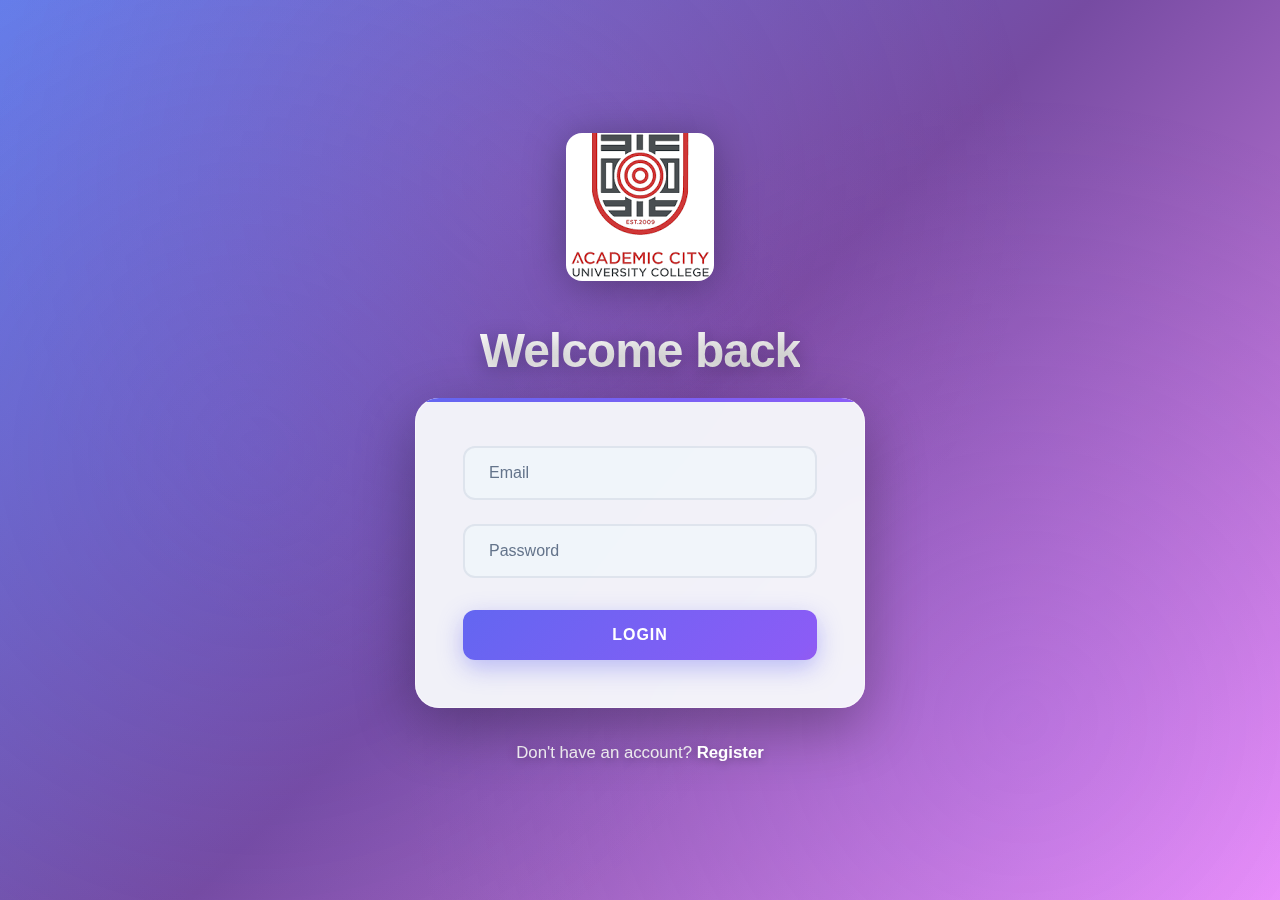
<file: index.html>
<!DOCTYPE html>
<html lang="en">
<head>
  <meta charset="utf-8" />
  <meta name="viewport" content="width=device-width,initial-scale=1" />
  <title>Login | Campus Collab</title>
  <link rel="stylesheet" href="css/styles.css" />
</head>
<body>
  <main class="center-page">
    <img src="images/logo.png" alt="Academic City University College" class="logo" />
    <h2>Welcome back</h2>
    <form id="loginForm">
      <input id="email" type="email" placeholder="Email" required />
      <input id="password" type="password" placeholder="Password" required />
      <button type="submit">Login</button>
    </form>
    <p>Don't have an account? <a href="register.html">Register</a></p>
  </main>

  <script src="js/api.js"></script>
  <script src="js/auth.js"></script>
</body>
</html>
</file>
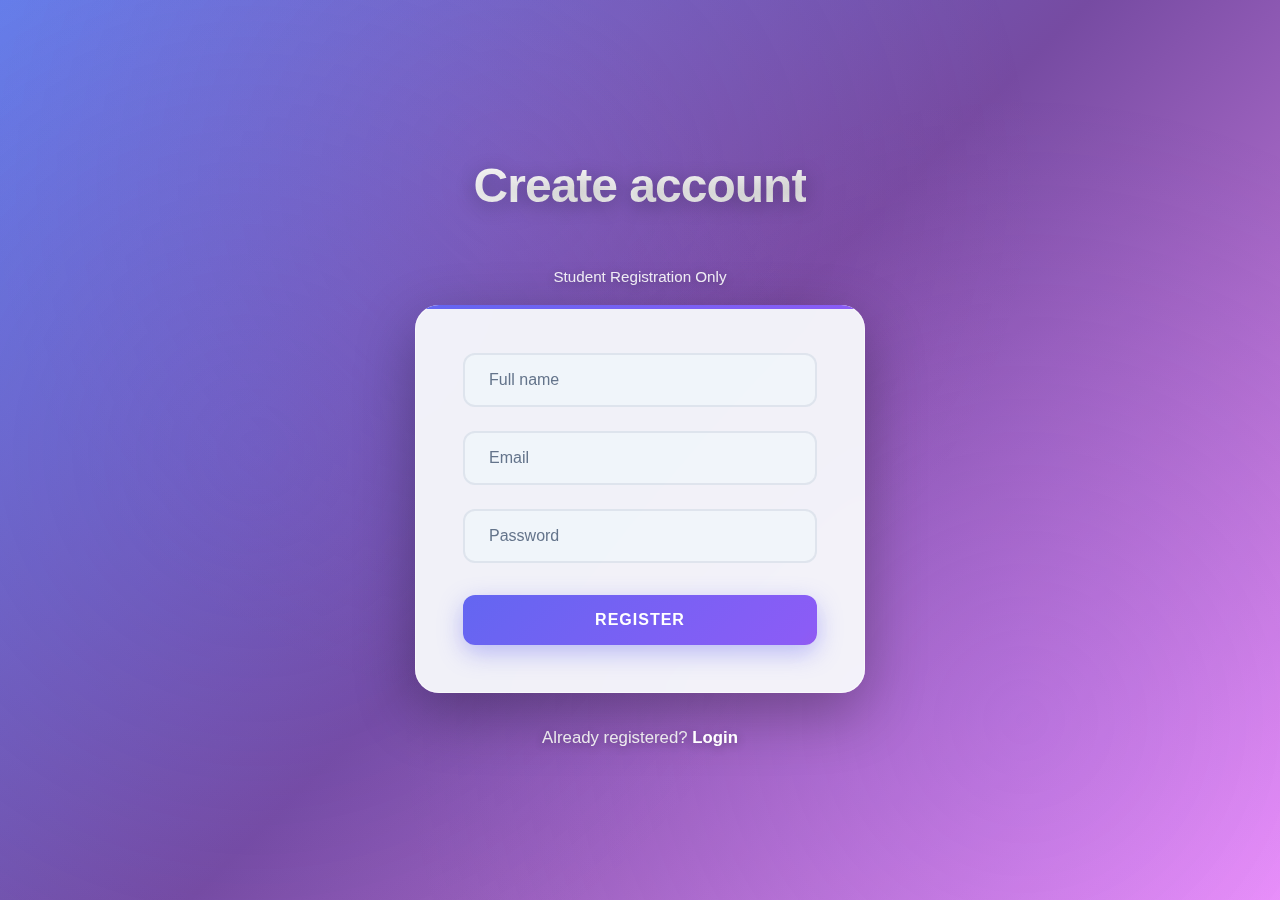
<file: register.html>
<!DOCTYPE html>
<html lang="en">
<head>
  <meta charset="utf-8" />
  <meta name="viewport" content="width=device-width,initial-scale=1" />
  <title>Register | Campus Collab</title>
  <link rel="stylesheet" href="css/styles.css" />
</head>
<body>
  <main class="center-page">
    <h2>Create account</h2>
    <p style="color: rgba(255, 255, 255, 0.9); text-align: center; margin-bottom: 1rem; font-size: 0.95rem;">Student Registration Only</p>
    <form id="registerForm">
      <input id="name" type="text" placeholder="Full name" required />
      <input id="email" type="email" placeholder="Email" required />
      <input id="password" type="password" placeholder="Password" required />
      <button type="submit">Register</button>
    </form>
    <p>Already registered? <a href="index.html">Login</a></p>
  </main>

  <script src="js/api.js"></script>
  <script src="js/auth.js"></script>
</body>
</html>
</file>
<file: css/styles.css>
/* reset and base styles */


* {
  margin: 0;
  padding: 0;
  box-sizing: border-box;
}

:root {
  /* color palette */
  --primary: #6366f1;
  --primary-dark: #4f46e5;
  --primary-light: #818cf8;
  --secondary: #8b5cf6;
  --accent: #ec4899;
  --accent-light: #f472b6;
  --teal: #14b8a6;
  --teal-light: #5eead4;
  --success: #10b981;
  --success-light: #34d399;
  --danger: #ef4444;
  --danger-light: #f87171;
  --warning: #f59e0b;
  --warning-light: #fbbf24;
  
  /* backgrounds */
  --bg: #0f172a;
  --bg-light: #1e293b;
  --bg-lighter: #334155;
  --card-bg: rgba(255, 255, 255, 0.95);
  --card-bg-dark: rgba(30, 41, 59, 0.8);
  
  /* text colors */
  --text: #1e293b;
  --text-light: #64748b;
  --text-white: #f8fafc;
  
  /* borders and shadows */
  --border: rgba(148, 163, 184, 0.2);
  --shadow: rgba(0, 0, 0, 0.1);
  --shadow-lg: rgba(0, 0, 0, 0.25);
  --shadow-glow: rgba(99, 102, 241, 0.3);
  
  /* spacing and sizing */
  --radius: 16px;
  --radius-sm: 12px;
  --radius-lg: 24px;
  --transition: all 0.3s cubic-bezier(0.4, 0, 0.2, 1);
  --transition-fast: all 0.15s ease;
}

body {
  font-family: 'Inter', -apple-system, BlinkMacSystemFont, 'Segoe UI', 'Roboto', 'Oxygen',
    'Ubuntu', 'Cantarell', 'Fira Sans', 'Droid Sans', 'Helvetica Neue',
    sans-serif;
  -webkit-font-smoothing: antialiased;
  -moz-osx-font-smoothing: grayscale;
  background: linear-gradient(135deg, #667eea 0%, #764ba2 50%, #f093fb 100%);
  background-attachment: fixed;
  min-height: 100vh;
  color: var(--text);
  line-height: 1.6;
  position: relative;
  overflow-x: hidden;
}

/* background pattern overlay */
body::before {
  content: '';
  position: fixed;
  top: 0;
  left: 0;
  width: 100%;
  height: 100%;
  background: 
    radial-gradient(circle at 20% 50%, rgba(99, 102, 241, 0.15) 0%, transparent 50%),
    radial-gradient(circle at 80% 80%, rgba(139, 92, 246, 0.15) 0%, transparent 50%),
    radial-gradient(circle at 40% 20%, rgba(236, 72, 153, 0.1) 0%, transparent 50%);
  pointer-events: none;
  z-index: 0;
}

/* nav bar */
nav {
  background: rgba(255, 255, 255, 0.1);
  backdrop-filter: blur(20px);
  -webkit-backdrop-filter: blur(20px);
  box-shadow: 0 8px 32px rgba(0, 0, 0, 0.1);
  padding: 1.25rem 2.5rem;
  display: flex;
  justify-content: space-between;
  align-items: center;
  position: sticky;
  top: 0;
  z-index: 100;
  border-bottom: 1px solid rgba(255, 255, 255, 0.2);
}

nav > div:first-child {
  font-size: 1.75rem;
  font-weight: 800;
  background: linear-gradient(135deg, #ffffff 0%, #f0f0f0 100%);
  -webkit-background-clip: text;
  -webkit-text-fill-color: transparent;
  background-clip: text;
  letter-spacing: -0.5px;
  text-shadow: 0 2px 20px rgba(255, 255, 255, 0.3);
}

nav > div:last-child {
  display: flex;
  align-items: center;
  gap: 1.5rem;
}

nav #userName {
  color: var(--text-white);
  font-weight: 600;
  font-size: 1rem;
}

/* center page for login/register */
.center-page {
  display: flex;
  flex-direction: column;
  align-items: center;
  justify-content: center;
  min-height: 100vh;
  padding: 2rem;
  position: relative;
  z-index: 1;
}

.center-page .logo {
  max-width: 200px;
  height: auto;
  margin-bottom: 2rem;
  border-radius: 16px;
  filter: drop-shadow(0 4px 20px rgba(0, 0, 0, 0.3));
  animation: fadeInDown 0.6s ease-out, float 3s ease-in-out infinite;
  transition: transform 0.3s ease;
}

.center-page .logo:hover {
  animation: fadeInDown 0.6s ease-out, bounce 0.6s ease-out;
  filter: drop-shadow(0 8px 30px rgba(99, 102, 241, 0.5));
}

.center-page > h2 {
  font-size: 3rem;
  margin-bottom: 0.5rem;
  color: white;
  text-align: center;
  font-weight: 800;
  text-shadow: 0 4px 20px rgba(0, 0, 0, 0.3);
  letter-spacing: -1px;
  background: linear-gradient(135deg, #ffffff 0%, #f0f0f0 100%);
  -webkit-background-clip: text;
  -webkit-text-fill-color: transparent;
  background-clip: text;
  animation: fadeInDown 0.6s ease-out;
}

@keyframes fadeInDown {
  from {
    opacity: 0;
    transform: translateY(-20px);
  }
  to {
    opacity: 1;
    transform: translateY(0);
  }
}

/* form styling */
form {
  background: rgba(248, 250, 252, 0.95);
  backdrop-filter: blur(20px);
  -webkit-backdrop-filter: blur(20px);
  padding: 3rem;
  border-radius: var(--radius-lg);
  box-shadow: 
    0 20px 60px rgba(0, 0, 0, 0.3),
    0 0 0 1px rgba(255, 255, 255, 0.5) inset;
  width: 100%;
  max-width: 450px;
  display: flex;
  flex-direction: column;
  gap: 1.5rem;
  animation: slideUp 0.6s cubic-bezier(0.4, 0, 0.2, 1);
  position: relative;
  overflow: hidden;
}

form::before {
  content: '';
  position: absolute;
  top: 0;
  left: 0;
  right: 0;
  height: 4px;
  background: linear-gradient(90deg, var(--primary), var(--secondary), var(--accent));
  background-size: 200% 100%;
  animation: shimmer 3s infinite;
}

@keyframes shimmer {
  0% { background-position: -200% 0; }
  100% { background-position: 200% 0; }
}

@keyframes slideUp {
  from {
    opacity: 0;
    transform: translateY(30px) scale(0.95);
  }
  to {
    opacity: 1;
    transform: translateY(0) scale(1);
  }
}

@keyframes float {
  0%, 100% {
    transform: translateY(0px);
  }
  50% {
    transform: translateY(-10px);
  }
}

@keyframes bounce {
  0%, 100% {
    transform: translateY(0);
  }
  50% {
    transform: translateY(-20px);
  }
}

@keyframes glow {
  0%, 100% {
    filter: drop-shadow(0 4px 20px rgba(0, 0, 0, 0.3));
  }
  50% {
    filter: drop-shadow(0 8px 30px rgba(99, 102, 241, 0.5));
  }
}

form input,
form textarea,
form select {
  padding: 1rem 1.5rem;
  border: 2px solid var(--border);
  border-radius: var(--radius-sm);
  font-size: 1rem;
  transition: var(--transition);
  background: rgba(241, 245, 249, 0.9);
  font-family: inherit;
  color: var(--text);
  animation: slideIn 0.5s ease-out;
}

@keyframes slideIn {
  from {
    opacity: 0;
    transform: translateX(-10px);
  }
  to {
    opacity: 1;
    transform: translateX(0);
  }
}

form input::placeholder,
form textarea::placeholder {
  color: var(--text-light);
}

form input:focus,
form textarea:focus,
form select:focus {
  outline: none;
  border-color: var(--primary);
  box-shadow: 
    0 0 0 4px rgba(99, 102, 241, 0.1),
    0 4px 12px rgba(99, 102, 241, 0.15);
  background: rgba(255, 255, 255, 0.95);
  transform: translateY(-2px);
}

form textarea {
  resize: vertical;
  min-height: 120px;
}

form label {
  display: flex;
  flex-direction: column;
  gap: 0.75rem;
  font-weight: 600;
  color: var(--text);
  font-size: 0.95rem;
}

/* buttons */
button,
.btn-small {
  padding: 1rem 2rem;
  background: linear-gradient(135deg, var(--primary) 0%, var(--secondary) 50%, var(--accent) 100%);
  background-size: 200% 100%;
  color: white;
  border: none;
  border-radius: var(--radius-sm);
  font-size: 1rem;
  font-weight: 700;
  cursor: pointer;
  transition: var(--transition);
  box-shadow: 
    0 8px 24px rgba(99, 102, 241, 0.4),
    0 0 0 0 rgba(99, 102, 241, 0.5);
  text-transform: uppercase;
  letter-spacing: 1px;
  position: relative;
  overflow: hidden;
}

button::before {
  content: '';
  position: absolute;
  top: 0;
  left: -100%;
  width: 100%;
  height: 100%;
  background: linear-gradient(90deg, transparent, rgba(255, 255, 255, 0.3), transparent);
  transition: left 0.5s;
}

button:hover::before {
  left: 100%;
}

button:hover,
.btn-small:hover {
  transform: translateY(-3px) scale(1.05);
  box-shadow: 
    0 12px 32px rgba(99, 102, 241, 0.5),
    0 0 0 4px rgba(99, 102, 241, 0.2);
  background-position: 100% 0;
  animation: pulse-glow 0.6s ease-out;
}

@keyframes pulse-glow {
  0% {
    box-shadow: 
      0 12px 32px rgba(99, 102, 241, 0.5),
      0 0 0 0px rgba(99, 102, 241, 0.8);
  }
  100% {
    box-shadow: 
      0 12px 32px rgba(99, 102, 241, 0.5),
      0 0 0 8px rgba(99, 102, 241, 0);
  }
}

button:active,
.btn-small:active {
  transform: translateY(-1px);
  box-shadow: 
    0 6px 20px rgba(99, 102, 241, 0.4),
    0 0 0 2px rgba(99, 102, 241, 0.3);
}

.btn-small {
  padding: 0.625rem 1.25rem;
  font-size: 0.875rem;
  letter-spacing: 0.5px;
}

button[type="submit"] {
  margin-top: 0.5rem;
}

/* links */
a {
  color: var(--primary);
  text-decoration: none;
  font-weight: 600;
  transition: var(--transition);
  position: relative;
}

a::after {
  content: '';
  position: absolute;
  bottom: -2px;
  left: 0;
  width: 0;
  height: 2px;
  background: linear-gradient(90deg, var(--primary), var(--accent));
  transition: width 0.3s ease;
}

a:hover {
  color: var(--accent);
  transform: translateY(-2px);
  animation: linkGlow 0.3s ease-out;
}

a:hover::after {
  width: 100%;
}

@keyframes linkGlow {
  0% {
    text-shadow: 0 0 0 transparent;
  }
  100% {
    text-shadow: 0 0 10px rgba(99, 102, 241, 0.4);
  }
}

.center-page p {
  margin-top: 2rem;
  color: rgba(255, 255, 255, 0.95);
  text-shadow: 0 2px 10px rgba(0, 0, 0, 0.3);
  font-size: 1.05rem;
  font-weight: 500;
}

.center-page a {
  color: white;
  text-decoration: none;
  font-weight: 700;
  text-shadow: 0 2px 10px rgba(0, 0, 0, 0.3);
  transition: var(--transition);
}

.center-page a::after {
  background: white;
}

.center-page a:hover {
  color: #f0f0f0;
  transform: translateX(4px);
}

/* card components */
.card {
  background: rgba(248, 250, 252, 0.95);
  backdrop-filter: blur(20px);
  -webkit-backdrop-filter: blur(20px);
  border-radius: var(--radius-lg);
  padding: 2.5rem;
  box-shadow: 
    0 20px 60px rgba(0, 0, 0, 0.15),
    0 0 0 1px rgba(255, 255, 255, 0.5) inset;
  margin-bottom: 2rem;
  transition: var(--transition);
  border: 1px solid rgba(255, 255, 255, 0.3);
}

.card:hover {
  box-shadow: 
    0 25px 80px rgba(0, 0, 0, 0.2),
    0 0 0 1px rgba(255, 255, 255, 0.6) inset;
  background: rgba(250, 252, 255, 0.98);
  transform: translateY(-4px);
}

.card h3 {
  font-size: 1.75rem;
  margin-bottom: 1.75rem;
  color: var(--text);
  font-weight: 800;
  background: linear-gradient(135deg, var(--primary), var(--secondary));
  -webkit-background-clip: text;
  -webkit-text-fill-color: transparent;
  background-clip: text;
  letter-spacing: -0.5px;
}

.card h4 {
  font-size: 1.35rem;
  margin: 2rem 0 1.25rem 0;
  color: var(--text);
  font-weight: 700;
  letter-spacing: -0.3px;
}

/* grid layout */
.grid {
  display: grid;
  grid-template-columns: repeat(auto-fill, minmax(300px, 1fr));
  gap: 1.75rem;
  margin-bottom: 2rem;
}

/* team box styling */
.team-box {
  background: linear-gradient(135deg, rgba(99, 102, 241, 0.1) 0%, rgba(139, 92, 246, 0.1) 100%);
  padding: 2rem;
  border-radius: var(--radius);
  border: 2px solid rgba(99, 102, 241, 0.2);
  transition: var(--transition);
  cursor: pointer;
  position: relative;
  overflow: hidden;
}

.team-box::before {
  content: '';
  position: absolute;
  top: 0;
  left: 0;
  right: 0;
  height: 3px;
  background: linear-gradient(90deg, var(--primary), var(--secondary), var(--accent));
  transform: scaleX(0);
  transition: transform 0.3s ease;
}

.team-box:hover::before {
  transform: scaleX(1);
}

.team-box:hover {
  transform: translateY(-6px);
  box-shadow: 
    0 12px 40px rgba(99, 102, 241, 0.25),
    0 0 0 1px rgba(99, 102, 241, 0.3) inset;
  border-color: var(--primary);
}

.team-box h4 {
  font-size: 1.35rem;
  margin-bottom: 0.875rem;
  color: var(--text);
  font-weight: 700;
}

.team-box div {
  color: var(--text-light);
  font-size: 0.95rem;
  margin-bottom: 1.25rem;
}

.team-box a {
  display: inline-block;
  padding: 0.75rem 1.5rem;
  background: linear-gradient(135deg, var(--primary), var(--secondary));
  color: white;
  border-radius: var(--radius-sm);
  font-size: 0.9rem;
  font-weight: 600;
  transition: var(--transition);
  box-shadow: 0 4px 12px rgba(99, 102, 241, 0.3);
}

.team-box a:hover {
  transform: translateY(-2px);
  box-shadow: 0 6px 20px rgba(99, 102, 241, 0.4);
  text-decoration: none;
}

.team-box a::after {
  display: none;
}

/* task list */
#taskList {
  list-style: none;
  margin: 1.75rem 0;
}

.task-status-header {
  list-style: none;
  margin: 0;
  padding: 0;
}

.task-item {
  background: linear-gradient(135deg, rgba(248, 250, 252, 0.8) 0%, rgba(241, 245, 249, 0.8) 100%);
  padding: 1.5rem;
  border-radius: var(--radius);
  margin-bottom: 1.25rem;
  border-left: 4px solid var(--primary);
  transition: var(--transition);
  display: flex;
  flex-direction: column;
  gap: 0.75rem;
  box-shadow: 0 4px 12px rgba(0, 0, 0, 0.05);
  position: relative;
}

.task-item::before {
  content: '';
  position: absolute;
  left: 0;
  top: 0;
  bottom: 0;
  width: 4px;
  background: linear-gradient(180deg, var(--primary), var(--secondary));
  border-radius: 0 var(--radius-sm) var(--radius-sm) 0;
}

.task-item:hover {
  background: linear-gradient(135deg, rgba(241, 245, 249, 0.95) 0%, rgba(248, 250, 252, 0.95) 100%);
  transform: translateX(8px);
  box-shadow: 0 8px 24px rgba(99, 102, 241, 0.15);
}

.task-item strong {
  font-size: 1.15rem;
  color: var(--text);
  font-weight: 700;
}

.task-item div {
  color: var(--text-light);
  font-size: 0.95rem;
}

/* members list */
#membersList {
  list-style: none;
  margin: 1.25rem 0;
}

#membersList li {
  padding: 1.25rem;
  background: linear-gradient(135deg, rgba(248, 250, 252, 0.8) 0%, rgba(241, 245, 249, 0.8) 100%);
  border-radius: var(--radius-sm);
  margin-bottom: 1rem;
  border-left: 3px solid var(--primary);
  transition: var(--transition);
  box-shadow: 0 2px 8px rgba(0, 0, 0, 0.05);
}

#membersList li:hover {
  background: linear-gradient(135deg, rgba(241, 245, 249, 0.95) 0%, rgba(248, 250, 252, 0.95) 100%);
  transform: translateX(6px);
  box-shadow: 0 6px 20px rgba(99, 102, 241, 0.1);
}

/* horizontal rule */
hr {
  border: none;
  border-top: 2px solid var(--border);
  margin: 2.5rem 0;
  position: relative;
}

hr::after {
  content: '';
  position: absolute;
  top: -1px;
  left: 50%;
  transform: translateX(-50%);
  width: 60px;
  height: 2px;
  background: linear-gradient(90deg, transparent, var(--primary), transparent);
}

/* main content area */
main {
  padding: 2.5rem;
  max-width: 1200px;
  margin: 0 auto;
  position: relative;
  z-index: 1;
}

main > a {
  display: inline-block;
  margin-bottom: 2rem;
  color: white;
  padding: 0.75rem 1.5rem;
  background: rgba(255, 255, 255, 0.15);
  backdrop-filter: blur(10px);
  border-radius: var(--radius-sm);
  transition: var(--transition);
  font-weight: 600;
  border: 1px solid rgba(255, 255, 255, 0.3);
}

main > a:hover {
  background: rgba(255, 255, 255, 0.25);
  text-decoration: none;
  transform: translateX(-6px);
  box-shadow: 0 8px 24px rgba(0, 0, 0, 0.2);
}

main > a::after {
  display: none;
}

/* loading spinner */
.loading {
  display: inline-block;
  width: 24px;
  height: 24px;
  border: 3px solid rgba(255, 255, 255, 0.3);
  border-radius: 50%;
  border-top-color: white;
  animation: spin 0.8s linear infinite;
}

@keyframes spin {
  to { transform: rotate(360deg); }
}

/* status badges */
.status-badge {
  display: inline-block;
  padding: 0.5rem 1rem;
  border-radius: 20px;
  font-size: 0.8rem;
  font-weight: 700;
  text-transform: uppercase;
  letter-spacing: 0.5px;
  box-shadow: 0 2px 8px rgba(0, 0, 0, 0.1);
}

.status-pending {
  background: linear-gradient(135deg, #fef3c7, #fde68a);
  color: #92400e;
}

.status-in-progress {
  background: linear-gradient(135deg, #dbeafe, #bfdbfe);
  color: #1e40af;
}

.status-completed {
  background: linear-gradient(135deg, #d1fae5, #a7f3d0);
  color: #065f46;
}

/* responsive - tablet and below */
@media (max-width: 768px) {
  nav {
    padding: 1rem 1.5rem;
    flex-direction: column;
    gap: 1rem;
  }

  .center-page .logo {
    max-width: 150px;
    margin-bottom: 1.5rem;
  }

  .center-page > h2 {
    font-size: 2.25rem;
  }

  form {
    padding: 2.5rem 2rem;
  }

  .grid {
    grid-template-columns: 1fr;
  }

  main {
    padding: 1.5rem;
  }

  .card {
    padding: 2rem 1.5rem;
  }
}

@media (max-width: 480px) {
  .center-page .logo {
    max-width: 120px;
    margin-bottom: 1rem;
  }

  .center-page > h2 {
    font-size: 1.875rem;
  }

  form {
    padding: 2rem 1.5rem;
  }

  button {
    padding: 0.875rem 1.5rem;
    font-size: 0.9rem;
  }
}

/* utility classes */
.text-center {
  text-align: center;
}

.mt-1 { margin-top: 0.5rem; }
.mt-2 { margin-top: 1rem; }
.mt-3 { margin-top: 1.5rem; }
.mb-1 { margin-bottom: 0.5rem; }
.mb-2 { margin-bottom: 1rem; }
.mb-3 { margin-bottom: 1.5rem; }

/* empty state */
.empty-state {
  text-align: center;
  padding: 4rem 1rem;
  color: var(--text-light);
  font-style: italic;
  font-size: 1.1rem;
}

/* loading state */
.loading-state {
  text-align: center;
  padding: 3rem;
  color: var(--text-light);
}

/* smooth transitions */
#teamList,
#taskList,
#membersList {
  transition: opacity 0.3s ease;
}

/* select dropdown styling */
select {
  cursor: pointer;
  appearance: none;
  background-image: url("data:image/svg+xml,%3Csvg xmlns='http://www.w3.org/2000/svg' width='16' height='16' viewBox='0 0 16 16'%3E%3Cpath fill='%236366f1' d='M8 11L3 6h10z'/%3E%3C/svg%3E");
  background-repeat: no-repeat;
  background-position: right 1rem center;
  padding-right: 3rem;
}

/* focus states for accessibility */
button:focus-visible,
input:focus-visible,
textarea:focus-visible,
select:focus-visible {
  outline: 3px solid var(--primary);
  outline-offset: 3px;
}

/* disabled button state */
button:disabled {
  opacity: 0.6;
  cursor: not-allowed;
  transform: none !important;
  box-shadow: none !important;
}

/* error message styling */
.error-message {
  background: linear-gradient(135deg, #fee2e2, #fecaca);
  color: #991b1b;
  padding: 1.25rem;
  border-radius: var(--radius-sm);
  margin-bottom: 1.25rem;
  border-left: 4px solid var(--danger);
  box-shadow: 0 4px 12px rgba(239, 68, 68, 0.2);
}

.success-message {
  background: linear-gradient(135deg, #d1fae5, #a7f3d0);
  color: #065f46;
  padding: 1.25rem;
  border-radius: var(--radius-sm);
  margin-bottom: 1.25rem;
  border-left: 4px solid var(--success);
  box-shadow: 0 4px 12px rgba(16, 185, 129, 0.2);
}

/* pulse animation */
@keyframes pulse {
  0%, 100% {
    opacity: 1;
  }
  50% {
    opacity: 0.7;
  }
}

.pulse {
  animation: pulse 2s cubic-bezier(0.4, 0, 0.6, 1) infinite;
}

/* smooth scrolling */
html {
  scroll-behavior: smooth;
}
</file>
